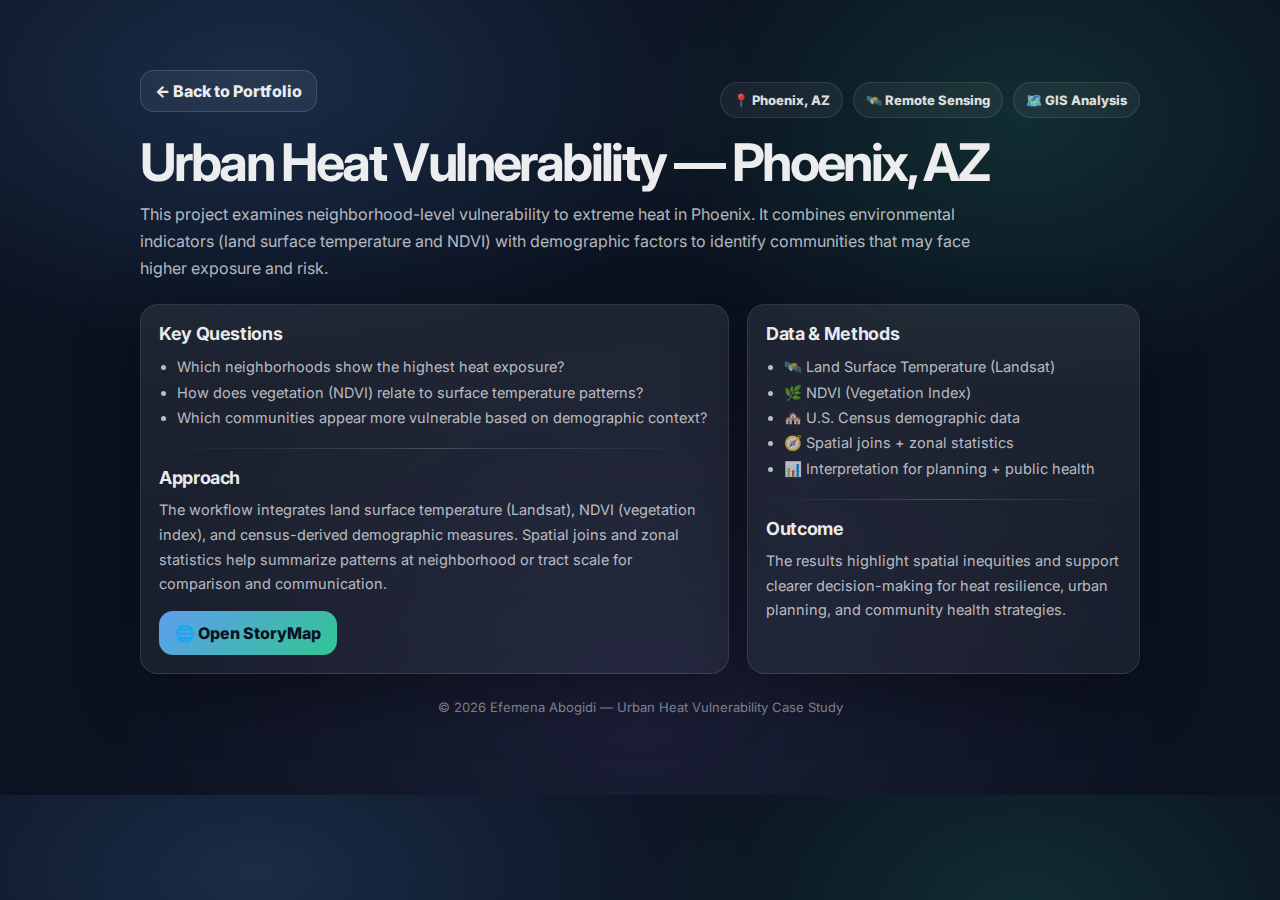
<file: urban-heat-phoenix.html>
<!DOCTYPE html>
<html lang="en">
<head>
  <meta charset="UTF-8" />
  <meta name="viewport" content="width=device-width, initial-scale=1.0" />
  <title>Urban Heat Vulnerability — Phoenix, AZ | Efemena Abogidi</title>

  <link rel="preconnect" href="https://fonts.googleapis.com">
  <link rel="preconnect" href="https://fonts.gstatic.com" crossorigin>
  <link href="https://fonts.googleapis.com/css2?family=Inter:wght@300;400;600;700;800&display=swap" rel="stylesheet">

  <style>
    :root{
      --bg: #0b1220;
      --panel: rgba(255,255,255,0.06);
      --stroke: rgba(255,255,255,0.10);
      --text: rgba(255,255,255,0.92);
      --muted: rgba(255,255,255,0.70);
      --faint: rgba(255,255,255,0.52);
      --accent: #60a5fa;
      --accent2: #34d399;
      --shadow: 0 20px 60px rgba(0,0,0,0.35);
      --radius: 18px;
    }
    *{ box-sizing: border-box; }
    html{ scroll-behavior: smooth; }
    body{
      margin:0;
      font-family: "Inter", system-ui, -apple-system, Segoe UI, Roboto, Arial, sans-serif;
      color: var(--text);
      background:
        radial-gradient(900px 500px at 20% 10%, rgba(96,165,250,0.18), transparent 55%),
        radial-gradient(700px 500px at 80% 15%, rgba(52,211,153,0.14), transparent 55%),
        radial-gradient(900px 700px at 50% 90%, rgba(167,139,250,0.10), transparent 60%),
        var(--bg);
    }
    a{ color: inherit; text-decoration: none; }
    .wrap{ width: min(1000px, 92%); margin: 0 auto; padding: 70px 0; }

    .top{
      display:flex;
      align-items:flex-start;
      justify-content: space-between;
      gap: 14px;
      flex-wrap: wrap;
    }
    .back{
      display:inline-flex;
      align-items:center;
      gap: 10px;
      padding: 10px 14px;
      border-radius: 14px;
      border: 1px solid rgba(255,255,255,0.14);
      background: rgba(255,255,255,0.06);
      font-weight: 800;
      transition: 220ms ease;
    }
    .back:hover{
      transform: translateY(-1px);
      background: rgba(255,255,255,0.10);
      box-shadow: 0 14px 30px rgba(0,0,0,0.22);
    }

    h1{
      margin: 18px 0 10px;
      font-size: clamp(34px, 4.5vw, 52px);
      letter-spacing: -0.05em;
      line-height: 1.05;
    }
    .subtitle{
      margin:0;
      color: var(--muted);
      max-width: 860px;
      line-height: 1.7;
      font-size: 16px;
    }

    .grid{
      display:grid;
      grid-template-columns: 1.2fr 0.8fr;
      gap: 18px;
      margin-top: 22px;
    }
    @media (max-width: 980px){
      .grid{ grid-template-columns: 1fr; }
    }

    .card{
      background: linear-gradient(180deg, rgba(255,255,255,0.08), rgba(255,255,255,0.05));
      border: 1px solid rgba(255,255,255,0.10);
      border-radius: var(--radius);
      padding: 18px;
      box-shadow: var(--shadow);
    }
    .card h2{
      margin: 0 0 10px;
      font-size: 18px;
      letter-spacing: -0.02em;
    }
    .card p{
      margin: 0;
      color: var(--muted);
      line-height: 1.7;
      font-size: 14.5px;
    }

    .list{
      margin-top: 10px;
      padding-left: 18px;
      color: var(--muted);
      line-height: 1.75;
      font-size: 14.5px;
    }

    .pillrow{
      display:flex; flex-wrap: wrap; gap: 10px;
      margin-top: 12px;
    }
    .pill{
      font-size: 13px;
      font-weight: 800;
      color: rgba(255,255,255,0.86);
      padding: 9px 12px;
      border-radius: 999px;
      border: 1px solid rgba(255,255,255,0.10);
      background: rgba(255,255,255,0.05);
    }

    .btn{
      display:inline-flex;
      align-items:center;
      justify-content:center;
      gap: 10px;
      padding: 12px 16px;
      border-radius: 14px;
      border: 1px solid rgba(255,255,255,0.14);
      background: rgba(255,255,255,0.06);
      color: var(--text);
      font-weight: 800;
      transition: 220ms ease;
      margin-top: 14px;
    }
    .btn:hover{
      transform: translateY(-1px);
      background: rgba(255,255,255,0.10);
      box-shadow: 0 14px 30px rgba(0,0,0,0.22);
    }
    .btn.primary{
      border: none;
      background: linear-gradient(135deg, rgba(96,165,250,0.95), rgba(52,211,153,0.92));
      color: #07111f;
    }

    .divider{
      margin: 18px 0;
      height: 1px;
      background: linear-gradient(90deg, transparent, rgba(255,255,255,0.18), transparent);
    }

    footer{
      padding: 25px 0 10px;
      color: rgba(255,255,255,0.45);
      font-size: 13px;
      text-align:center;
    }
  </style>
</head>

<body>
  <div class="wrap">
    <div class="top">
      <a class="back" href="index.html">← Back to Portfolio</a>
      <div class="pillrow">
        <span class="pill">📍 Phoenix, AZ</span>
        <span class="pill">🛰️ Remote Sensing</span>
        <span class="pill">🗺️ GIS Analysis</span>
      </div>
    </div>

    <h1>Urban Heat Vulnerability — Phoenix, AZ</h1>
    <p class="subtitle">
      This project examines neighborhood-level vulnerability to extreme heat in Phoenix. It combines environmental indicators (land surface temperature and NDVI) with demographic factors to identify communities that may face higher exposure and risk.
    </p>

    <div class="grid">
      <div class="card">
        <h2>Key Questions</h2>
        <ul class="list">
          <li>Which neighborhoods show the highest heat exposure?</li>
          <li>How does vegetation (NDVI) relate to surface temperature patterns?</li>
          <li>Which communities appear more vulnerable based on demographic context?</li>
        </ul>

        <div class="divider"></div>

        <h2>Approach</h2>
        <p>
          The workflow integrates land surface temperature (Landsat), NDVI (vegetation index), and census-derived demographic measures.
          Spatial joins and zonal statistics help summarize patterns at neighborhood or tract scale for comparison and communication.
        </p>

        <a class="btn primary" href="https://storymaps.arcgis.com/stories/ddcf4051ecc0425fa87237f848a02cbf" target="_blank" rel="noopener">
          🌐 Open StoryMap
        </a>
      </div>

      <div class="card">
        <h2>Data & Methods</h2>
        <ul class="list">
          <li>🛰️ Land Surface Temperature (Landsat)</li>
          <li>🌿 NDVI (Vegetation Index)</li>
          <li>🏘️ U.S. Census demographic data</li>
          <li>🧭 Spatial joins + zonal statistics</li>
          <li>📊 Interpretation for planning + public health</li>
        </ul>

        <div class="divider"></div>

        <h2>Outcome</h2>
        <p>
          The results highlight spatial inequities and support clearer decision-making for heat resilience, urban planning, and community health strategies.
        </p>
      </div>
    </div>

    <footer>
      © 2026 Efemena Abogidi — Urban Heat Vulnerability Case Study
    </footer>
  </div>
</body>
</html>
</file>
